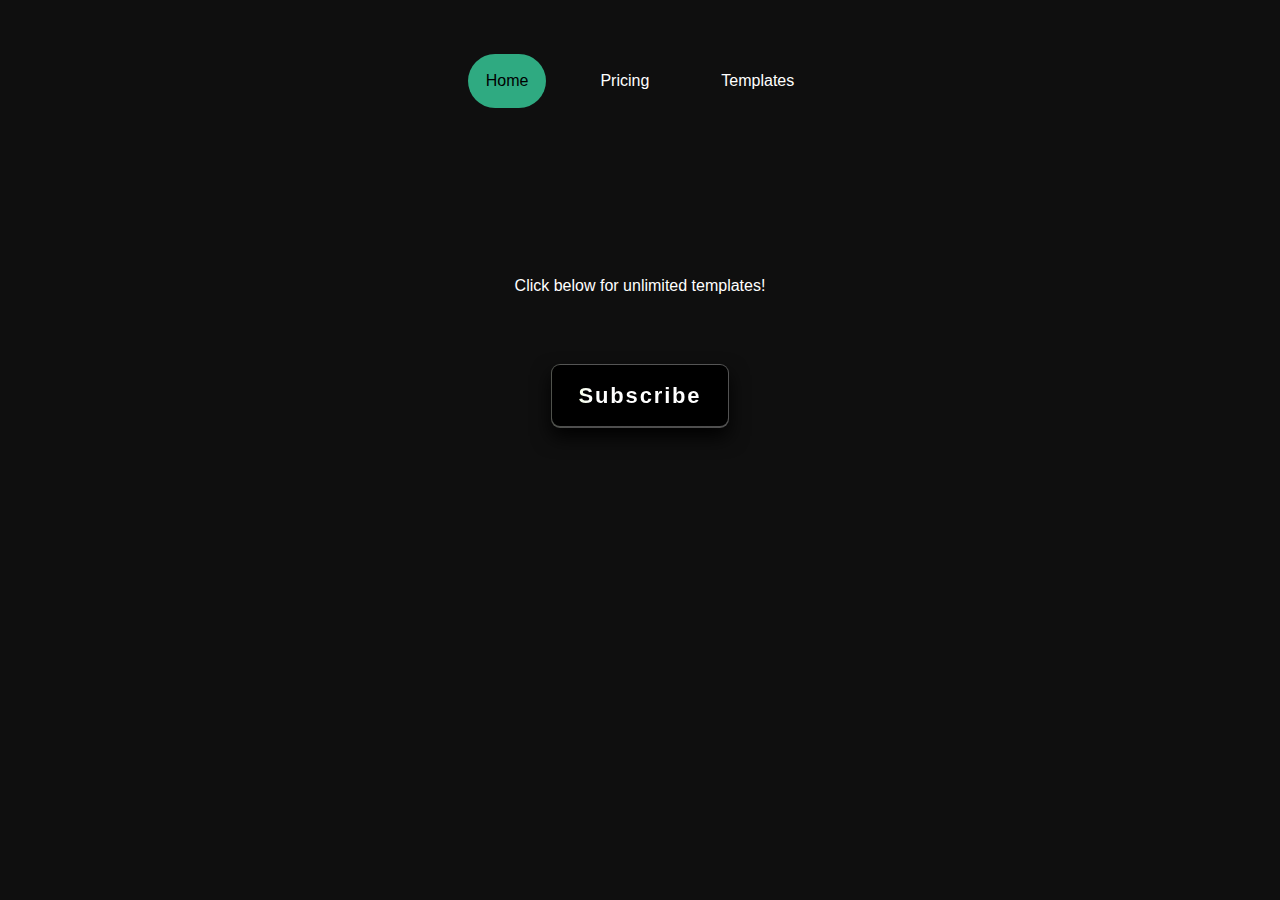
<file: index.html>
<!DOCTYPE html>

<html>
    <head>
        <meta charset="utf-8">
        <meta http-equiv="X-UA-Compatible" content="IE=edge">
        <title>Tikki Templates</title>
        <meta name="description" content="">
        <meta name="viewport" content="width=device-width, initial-scale=1">
        <link rel="stylesheet" href="/css/main.css">
    </head>
    <body>

        <header>
            <a class="navclicked" href="">Home</a>
            <a href="/pricing.html">Pricing</a>
            <a href="/templates.html">Templates</a>
        </header>

        <div class="first">
            <p>Click below for unlimited templates!</p>
            <br />
            <br />
            <br />
            
        </div>

        

        <main>

            
            
            <a class="btntext" target="_blank" href="https://www.patreon.com/c/tikkitemplates/membership"><button>
                <div>
                <span>Subscribe</span>
              </div>
            </button></a>

            
          </main>

          
                
                  
                
            
        
        
          
          
        
        <script src="/js/main.js" async defer></script>
    </body>
</html>
</file>
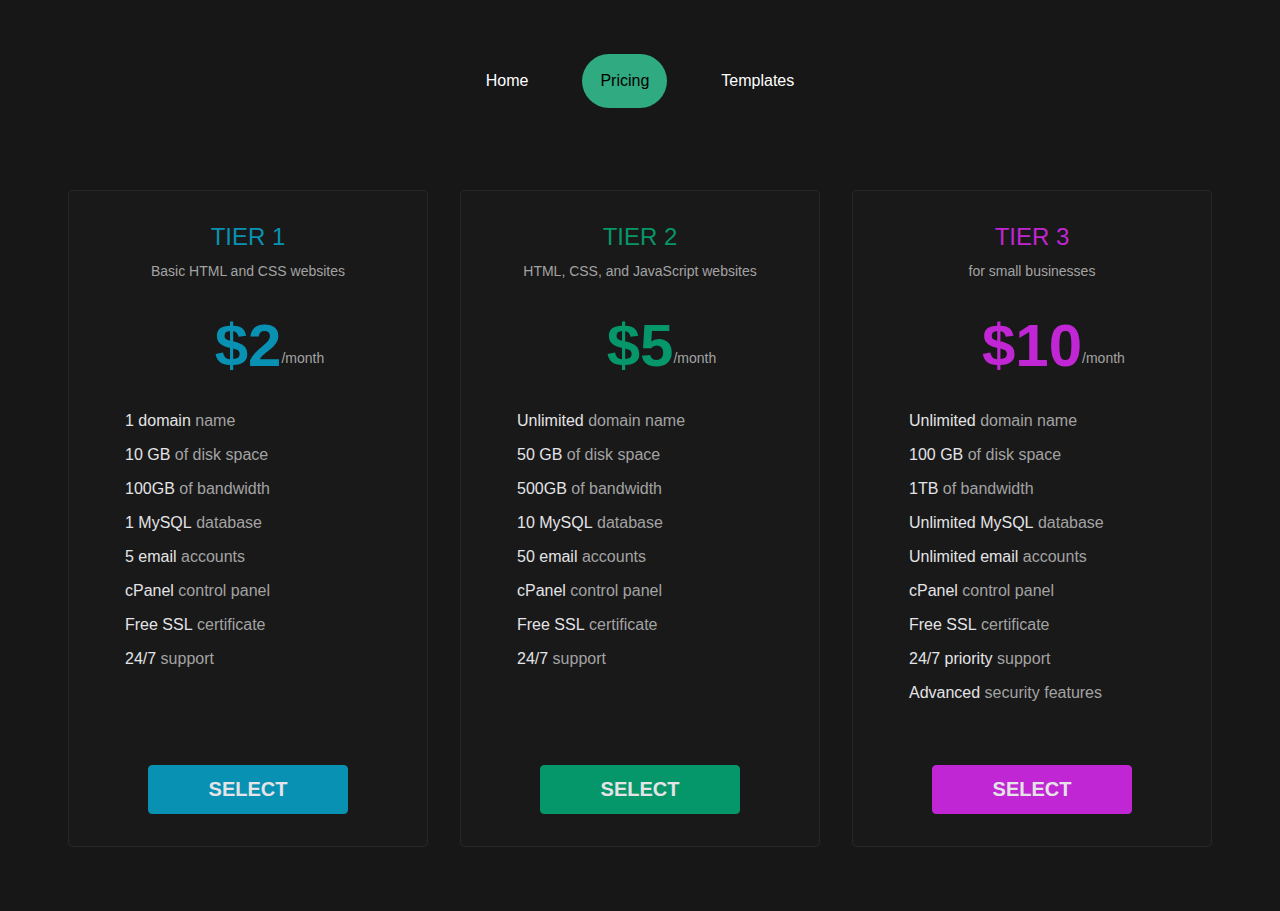
<file: pricing.html>
<!DOCTYPE html>

<html>
    <head>
        <meta charset="utf-8">
        <meta http-equiv="X-UA-Compatible" content="IE=edge">
        <title>Tikki Templates</title>
        <meta name="description" content="">
        <meta name="viewport" content="width=device-width, initial-scale=1">
        <link rel="stylesheet" href="/css/pricing.css">
    </head>
    <body>

        <header>
            <a href="https://tikkitemplates.netlify.app/">Home</a>
            <a class="navclicked" href="/pricing.html">Pricing</a>
            <a href="/templates.html">Templates</a>
        </header>

       



        <section class="pricing-plans">
            <div class="pricing-card basic">
              <div class="heading">
                <h4>TIER 1</h4>
                <p>Basic HTML and CSS websites</p>
              </div>
              <p class="price">
                $2
                <sub>/month</sub>
              </p>
              <ul class="features">
                <li>
                  <i class="fa-solid fa-check"></i>
                  <strong>1 domain</strong> name
                </li>
                <li>
                  <i class="fa-solid fa-check"></i>
                  <strong>10 GB</strong> of disk space
                </li>
                <li>
                  <i class="fa-solid fa-check"></i>
                  <strong>100GB </strong>of bandwidth
                </li>
                <li>
                  <i class="fa-solid fa-check"></i>
                  <strong>1 MySQL</strong> database
                </li>
                <li>
                  <i class="fa-solid fa-check"></i>
                  <strong>5 email</strong> accounts
                </li>
                <li>
                  <i class="fa-solid fa-check"></i>
                  <strong>cPanel</strong> control panel
                </li>
                <li>
                  <i class="fa-solid fa-check"></i>
                  <strong>Free SSL</strong> certificate
                </li>
                <li>
                  <i class="fa-solid fa-check"></i>
                  <strong>24/7</strong> support
                </li>
              </ul>
              <a href=""><button class="cta-btn">SELECT</button></a>
            </div>
            <div class="pricing-card standard">
              <div class="heading">
                <h4>TIER 2</h4>
                <p>HTML, CSS, and JavaScript websites</p>
              </div>
              <p class="price">
                $5
                <sub>/month</sub>
              </p>
              <ul class="features">
                <li>
                  <i class="fa-solid fa-check"></i>
                  <strong>Unlimited</strong> domain name
                </li>
                <li>
                  <i class="fa-solid fa-check"></i>
                  <strong>50 GB</strong> of disk space
                </li>
                <li>
                  <i class="fa-solid fa-check"></i>
                  <strong>500GB </strong>of bandwidth
                </li>
                <li>
                  <i class="fa-solid fa-check"></i>
                  <strong>10 MySQL</strong> database
                </li>
                <li>
                  <i class="fa-solid fa-check"></i>
                  <strong>50 email</strong> accounts
                </li>
                <li>
                  <i class="fa-solid fa-check"></i>
                  <strong>cPanel</strong> control panel
                </li>
                <li>
                  <i class="fa-solid fa-check"></i>
                  <strong>Free SSL</strong> certificate
                </li>
                <li>
                  <i class="fa-solid fa-check"></i>
                  <strong>24/7</strong> support
                </li>
              </ul>
              <button class="cta-btn">SELECT</button>
            </div>
            <div class="pricing-card premium">
              <div class="heading">
                <h4>TIER 3</h4>
                <p>for small businesses</p>
              </div>
              <p class="price">
                $10
                <sub>/month</sub>
              </p>
              <ul class="features">
                <li>
                  <i class="fa-solid fa-check"></i>
                  <strong>Unlimited</strong> domain name
                </li>
                <li>
                  <i class="fa-solid fa-check"></i>
                  <strong>100 GB</strong> of disk space
                </li>
                <li>
                  <i class="fa-solid fa-check"></i>
                  <strong>1TB </strong>of bandwidth
                </li>
                <li>
                  <i class="fa-solid fa-check"></i>
                  <strong>Unlimited MySQL</strong> database
                </li>
                <li>
                  <i class="fa-solid fa-check"></i>
                  <strong>Unlimited email</strong> accounts
                </li>
                <li>
                  <i class="fa-solid fa-check"></i>
                  <strong>cPanel</strong> control panel
                </li>
                <li>
                  <i class="fa-solid fa-check"></i>
                  <strong>Free SSL</strong> certificate
                </li>
                <li>
                  <i class="fa-solid fa-check"></i>
                  <strong>24/7 priority</strong> support
                </li>
                <li>
                  <i class="fa-solid fa-check"></i>
                  <strong>Advanced</strong> security features
                </li>
              </ul>
              <button class="cta-btn">SELECT</button>
            </div>
          </section>
                
            
        
        
          
          
        
        <script src="/js/main.js" async defer></script>
    </body>
</html>
</file>
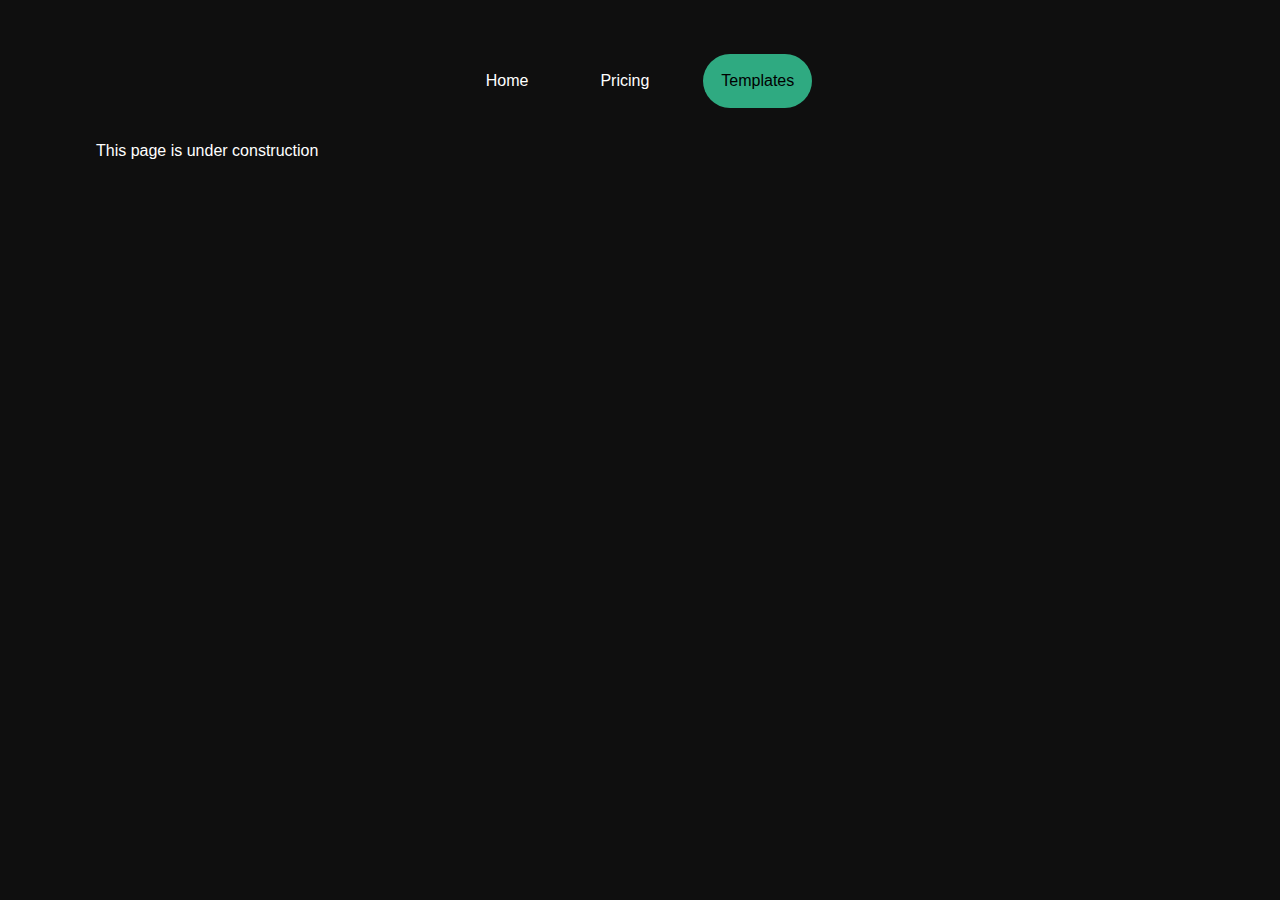
<file: templates.html>
<!DOCTYPE html>

<html>
    <head>
        <meta charset="utf-8">
        <meta http-equiv="X-UA-Compatible" content="IE=edge">
        <title>Tikki Templates</title>
        <meta name="description" content="">
        <meta name="viewport" content="width=device-width, initial-scale=1">
        <link rel="stylesheet" href="/css/main.css">
    </head>
    <body>

        <header>
            <a href="https://tikkitemplates.netlify.app/">Home</a>
            <a href="/pricing.html">Pricing</a>
            <a class="navclicked" href="/templates.html">Templates</a>
        </header>

        
  

<p>This page is under construction</p>
          
                
                  
                
            
        
        
          
          
        
        <script src="/js/main.js" async defer></script>
    </body>
</html>
</file>
<file: css/main.css>
@import url('https://fonts.googleapis.com/css?family=Lato:100&display=swap');

@font-face {
    font-family: "Mona Sans";
    src: url("https://assets.codepen.io/64/Mona-Sans.woff2")
        format("woff2 supports variations"),
      url("https://assets.codepen.io/64/Mona-Sans.woff2")
        format("woff2-variations");
    font-weight: 100 1000;
  }
  
  @layer properties {
    @property --bg-position {
      syntax: "<number>";
      inherits: true;
      initial-value: 100;
    }
    @property --after-blur {
      syntax: "<number>";
      inherits: true;
      initial-value: 0;
    }
    @property --after-opacity {
      syntax: "<number>";
      inherits: true;
      initial-value: 1;
    }
    @property --before-opacity {
      syntax: "<number>";
      inherits: true;
      initial-value: 0.3;
    }
    @property --btn-offset {
      syntax: "<number>";
      inherits: true;
      initial-value: 1;
    }
    @property --btn-scale {
      syntax: "<number>";
      inherits: true;
      initial-value: 1;
    }
  }
  
  :root {
    --debug: 0;
  
    /* colors */
    --body-bg: hsl(0, 0%, 6%);
    --btn-bg: hsl(0, 0%, 0%);
    --btn-border-width: 1.5;
    --btn-offset: 1;
    --btn-scale: 1;
    --after-bg: linear-gradient(
      to right,
      rgb(0 0 0),
      rgb(0 0 0),
      rgb(0 0 0),
      rgb(0 0 0),
      rgb(0 0 0),
      rgb(0 0 0),
      rgb(0 0 0),
      rgb(0 0 0),
      rgb(0 0 0),
      rgb(0 0 0),
      rgb(0 0 0),
      rgb(0 0 0),
      rgb(0 0 0)
    );
    --after-blur: 10;
    --after-opacity: 1;
    --after-pos-y: 10;
    
    --before-opacity: 0.3;
  
    /* positions */
    --bg-position: 100;
  
    --color-white: hsl(0, 0%, 100%);
    --color-cyan: hsl(180, 100%, 50%);
    --color-blue: hsl(240, 100%, 50%);
    --color-purple: hsl(270, 100%, 50%);
    --color-pink: hsl(330, 40%, 70%);
    --color-red: hsl(0, 100%, 50%);
    --color-yellow: hsl(60, 100%, 50%);
    --color-lime: hsl(90, 100%, 75%);
  
    --color-orange: oklch(69.1% 0.223 36.85);
  }
  
  @supports (color: color(display-p3 0 0 0)) {
    :root {
      --color-white: color(display-p3 1 1 1);
      --color-cyan: color(display-p3 0 1 1);
      --color-blue: color(display-p3 0 0 1);
      --color-purple: color(display-p3 0.5 0 1);
      --color-pink: color(display-p3 1 0.4 0.7);
      --color-red: color(display-p3 1 0 0);
      --color-yellow: color(display-p3 1 1 0);
      --color-lime: color(display-p3 0.75 1 0);
  
      --color-orange: color(display-p3 0.96 0.39 0.2);
    }
  }
  
  *,
  *:before,
  *:after {
    box-sizing: border-box;
    outline: calc(var(--debug) * 1px) dotted red;
    outline-offset: -1px;
  }
  
  html,
  body,
  main {
    width: 100%;
    /* height: 100%; */
    
    padding: 0;
    margin: 0;
    
  }
  
  body {
    background: var(--body-bg);
    font-family: "Mona Sans", sans-serif;
    padding: 0 6em;
  }
  
  main {
    display: grid;
    place-items: center;
  
    & button {
      all: unset;
      background: transparent;
      border-width: 0;
      transform: scale(var(--btn-scale));
      transition: 
          --bg-position 3s ease, 
          --after-blur 0.3s ease,
          --before-opacity 0.3s ease,
          --btn-offset 0.3s ease,
          --btn-scale 0.2s cubic-bezier(.76,-0.25,.51,1.13);
  
      > div {
        display: block;
        padding: 0.8em 1.2em;
        background: var(--btn-bg);
        color: white;
        font-weight: bold;
        border-radius: 8px;
        font-size: 22px;
        position: relative;
        
        cursor: pointer;
  
        &:not(:hover) {
          transition: --after-blur 0.3s ease;
        }
  
        > span {
          background: linear-gradient(
              to right,
              var(--color-white),
              var(--color-white),
              var(--color-cyan),
              var(--color-blue),
              var(--color-purple),
              var(--color-pink),
              var(--color-red),
              var(--color-yellow),
              var(--color-lime),
              var(--color-white),
              var(--color-white)
            )
            no-repeat calc(var(--bg-position) * 1%) 0% / 900%;
          -webkit-background-clip: text;
          -webkit-text-fill-color: transparent;
          letter-spacing: 0.15ch;
          font-weight: 600;
        }
  
        &:after {
          display: block;
          position: absolute;
          content: "";
          width: 100%;
          height: 100%;
          background: var(--after-bg) no-repeat calc(var(--bg-position) * 1%) 0% /
            900%;
          transform: translateY(calc(var(--after-pos-y) * 1px));
          left: 0;
          top: 0;
          z-index: -2;
          filter: blur(calc(var(--after-blur) * 1px));
          opacity: var(--after-opacity);
        }
  
        &:before {
          content: "";
          display: block;
          position: absolute;
          width: calc(100% + calc(calc(var(--btn-border-width) * 2) * 1px));
          height: calc(100% + calc(calc(var(--btn-border-width) * 2) * 1px));
          background: linear-gradient(
              to right,
              var(--color-white),
              var(--color-white),
              var(--color-cyan),
              var(--color-blue),
              var(--color-purple),
              var(--color-pink),
              var(--color-red),
              var(--color-yellow),
              var(--color-lime),
              var(--color-white),
              var(--color-white)
            )
            no-repeat calc(var(--bg-position) * 1%) 0% / 900%;
          border-radius: 9px;
          z-index: -1;
          top: calc(var(--btn-border-width) * -1px);
          left: calc(var(--btn-border-width) * -1px);
          opacity: var(--before-opacity);
        }
      }
  
      &:hover {
        --btn-scale: 1.05;
        --bg-position: 0;
        --after-bg: linear-gradient(
            to right,
            var(--color-white),
            var(--color-white),
            var(--color-cyan),
            var(--color-blue),
            var(--color-purple),
            var(--color-pink),
            var(--color-red),
            var(--color-yellow),
            var(--color-lime),
            var(--color-white),
            var(--color-white)
          );
          --after-blur: 30;
          --after-opacity: 0.3;
          --after-pos-y: 0;
          --before-opacity: 1;      
          --btn-offset: 5;
        
        &:active {
          --btn-scale: 0.98;
          --after-blur: 15;
        }
      }
    }
  }

  




  /* My stuff */

  @keyframes menuitems {
    0% {
        background-color: hsl(0, 0%, 6%);
        color: white;
    }
    100% {
        background-color: aquamarine;
        color: black;
    }
  }

  @keyframes menuitems1 {
    0% {
        background-color: #2faa81;
        color: black;
    }
    100% {
        background-color: aquamarine;
        color: black;
    }
  }


  .btntext {
    text-decoration: none;
  }

  header {
    text-align: center;
    align-items: center;
    margin-top: 4vh;
    display: flex;
    flex-direction: row;
    justify-content: center;
  }

  header a {
    color: white;
    text-decoration: none;
    margin: 2vh;
    padding: 2vh;
    border-radius: 35px;
  }

  header a:hover {
    animation: menuitems 1s forwards;
  }

  p {
    color: white;
  }

  .first {
    text-align: center;
    padding-top: 15vh;
  }

  .navclicked {
    background-color: #2faa81;
    color: black;
    border-radius: 35px;
  }

  .navclicked:hover {
    animation: menuitems1 1s forwards;
  }
</file>
<file: css/pricing.css>
* {
    margin: 0;
    padding: 0;
    box-sizing: border-box;
    list-style: none;
    font-family: "Open Sans", sans-serif;
  }
  
  body {
    display: grid;
    place-items: center;
    min-height: 100vh;
    background-color: #171717;
  }
  
  .pricing-plans {
    gap: 32px;
    display: flex;
    flex-wrap: wrap;
    flex-direction: row;
    justify-content: center;
    width: 100%;
    padding: 64px;
  }
  
  .pricing-card {
    --col: #e4e4e7;
    position: relative;
    min-width: 360px;
    padding: 32px;
    padding-bottom: 96px;
    border-radius: 4px;
    border: 1px solid #262626;
    background-color: #26262620;
    box-shadow: 0 0 32px transparent;
    text-align: center;
  }
  
  .pricing-card.basic {
    --col: #0891b2;
  }
  
  .pricing-card.standard {
    --col: #059669;
  }
  
  .pricing-card.premium {
    --col: #c026d3;
  }
  
  .pricing-card:hover {
    border-color: var(--col);
    background-color: #26262680;
    box-shadow: 0 0 32px #171717;
    transform: translateY(-16px) scale(1.02);
    transition: all 0.5s ease;
  }
  
  .pricing-card > *:not(:last-child) {
    margin-bottom: 32px;
  }
  
  .pricing-card .heading h4 {
    padding-bottom: 12px;
    color: var(--col);
    font-size: 24px;
    font-weight: normal;
  }
  
  .pricing-card .heading p {
    color: #a3a3a3;
    font-size: 14px;
    font-weight: lighter;
  }
  
  .pricing-card .price {
    position: relative;
    color: var(--col);
    font-size: 60px;
    font-weight: bold;
  }
  
  .pricing-card .price sub {
    position: absolute;
    bottom: 14px;
    color: #a3a3a3;
    font-size: 14px;
    font-weight: lighter;
  }
  
  .pricing-card .features li {
    padding-bottom: 16px;
    color: #a3a3a3;
    font-size: 16px;
    font-weight: lighter;
    text-align: left;
  }
  
  .pricing-card .features li i,
  .pricing-card .features li strong {
    color: #e4e4e7;
    font-size: 16px;
    text-align: left;
  }
  
  .pricing-card .features li strong {
    padding-left: 24px;
  }
  
  .pricing-card .cta-btn {
    position: absolute;
    bottom: 32px;
    left: 50%;
    transform: translateX(-50%);
    width: 200px;
    padding: 12px;
    border-radius: 4px;
    border: 1px solid var(--col);
    background-color: var(--col);
    color: #e4e4e7;
    font-size: 20px;
    font-weight: bold;
  }
  
  .pricing-card .cta-btn:active {
    background-color: transparent;
    color: var(--col);
    transition: all 0.3s ease;
  }

  







  

   /* My stuff */

   @keyframes menuitems {
    0% {
        background-color: hsl(0, 0%, 6%);
        color: white;
    }
    100% {
        background-color: aquamarine;
        color: black;
    }
  }

  @keyframes menuitems1 {
    0% {
        background-color: #2faa81;
        color: black;
    }
    100% {
        background-color: aquamarine;
        color: black;
    }
  }


  .btntext {
    text-decoration: none;
  }

  header {
    text-align: center;
    align-items: center;
    margin-top: 4vh;
    display: flex;
    flex-direction: row;
    justify-content: center;
  }

  header a {
    color: white;
    text-decoration: none;
    margin: 2vh;
    padding: 2vh;
    border-radius: 35px;
  }

  header a:hover {
    animation: menuitems 1s forwards;
  }

  p {
    color: white;
  }

  .first {
    text-align: center;
    padding-top: 15vh;
  }

  .navclicked {
    background-color: #2faa81;
    color: black;
    border-radius: 35px;
  }

  .navclicked:hover {
    animation: menuitems1 1s forwards;
  }
</file>
